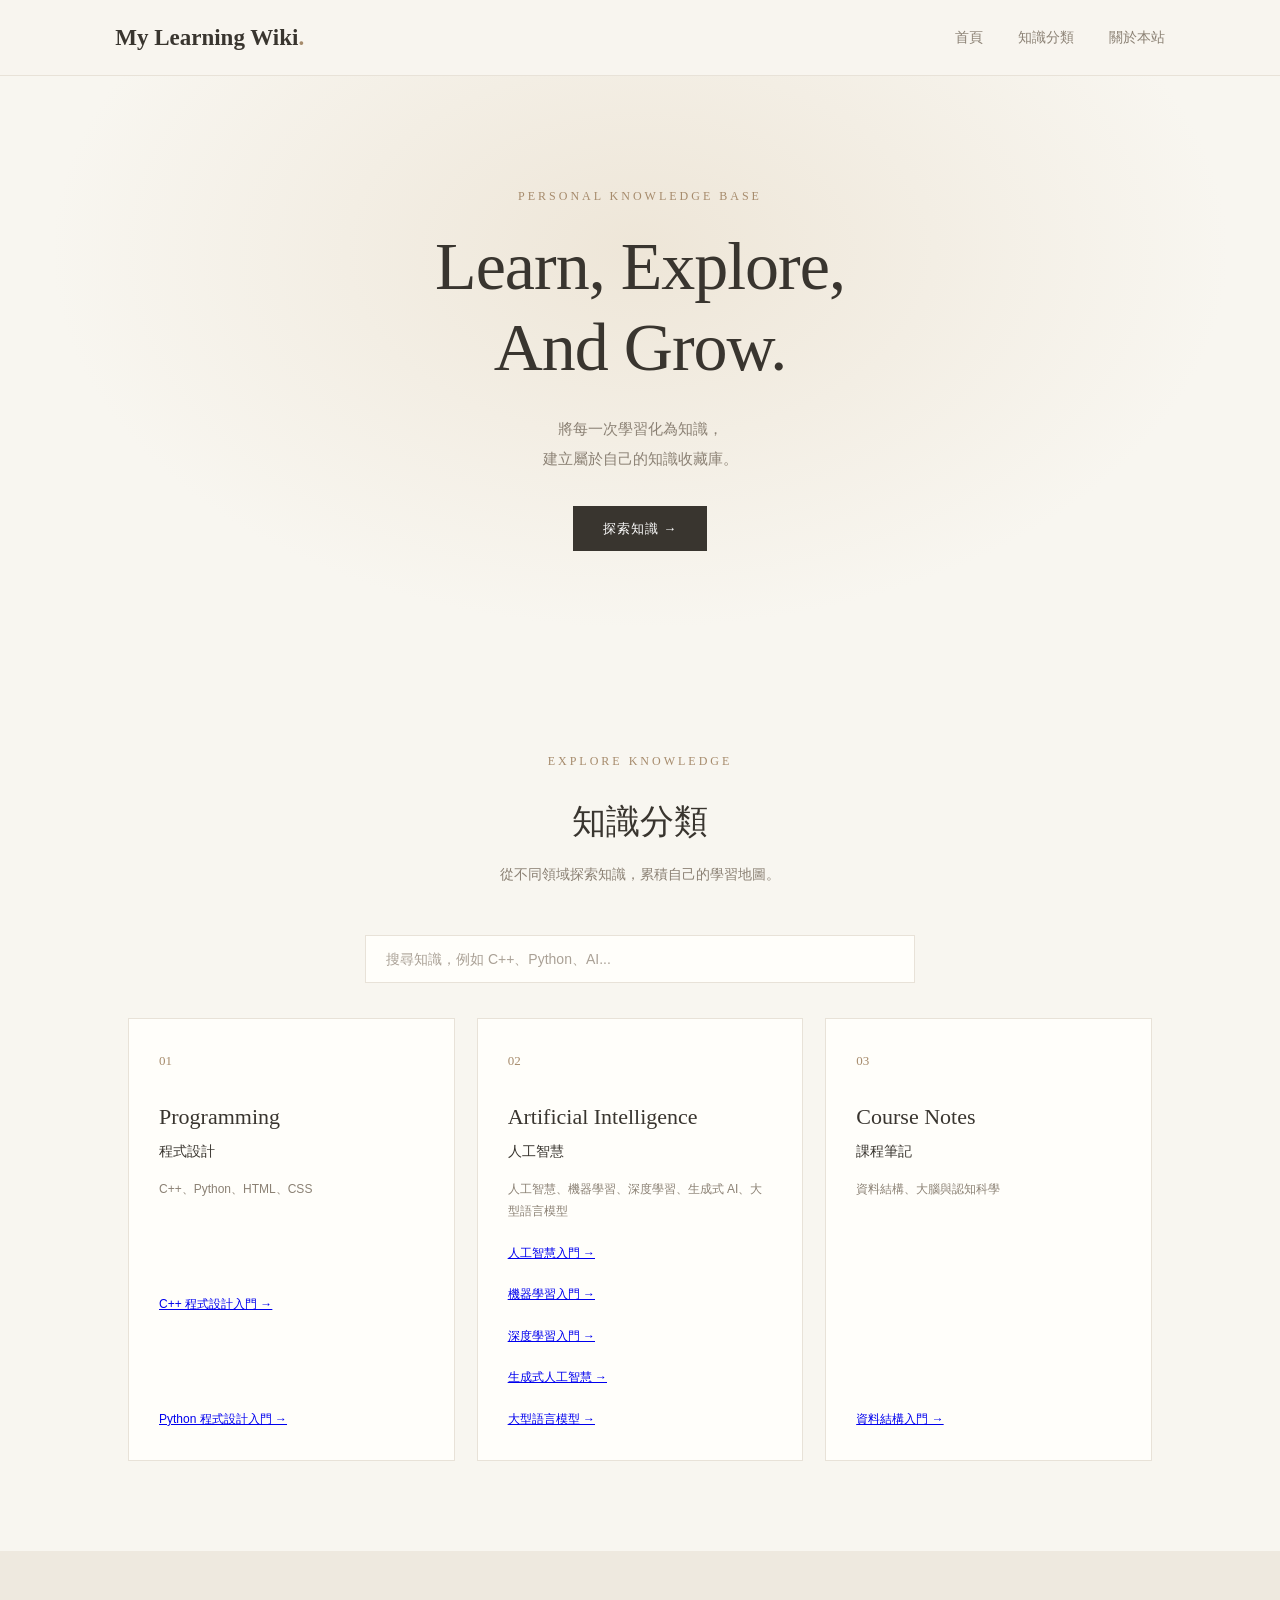
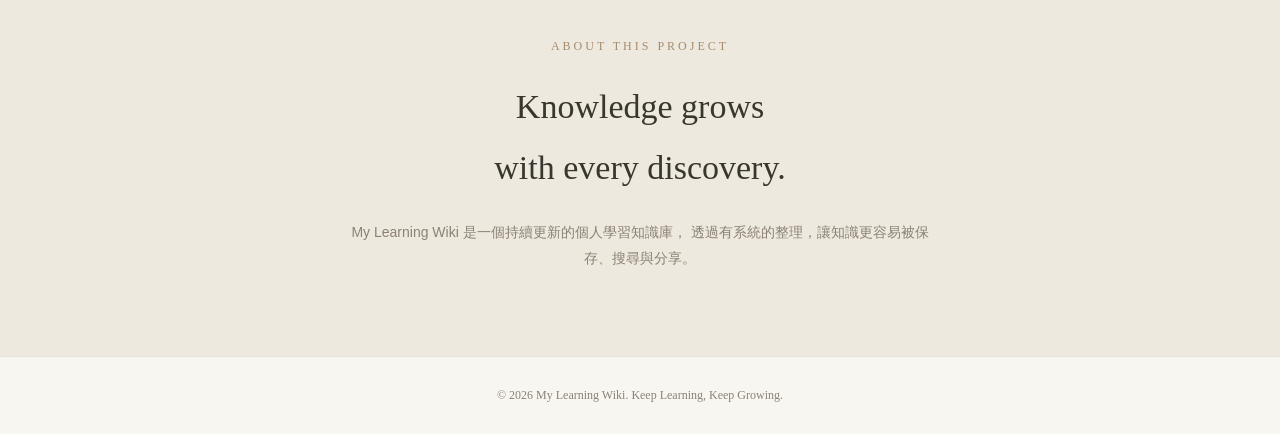
<file: index.html>
<!DOCTYPE html>
<html lang="zh-TW">
<head>
    <meta charset="UTF-8">
    <meta name="viewport" content="width=device-width, initial-scale=1.0">
    <meta name="description" content="My Learning Wiki 個人學習知識庫，整理程式設計、人工智慧與大學課程筆記。">
    <title>My Learning Wiki | 個人學習知識庫</title>
    <link rel="stylesheet" href="css/style.css">
</head>
<body>
    <header class="navbar">
        <a href="index.html" class="logo">My Learning Wiki<span>.</span></a>
        <nav>
            <a href="#home">首頁</a>
            <a href="#categories">知識分類</a>
            <a href="#about">關於本站</a>
        </nav>
    </header>

    <main>
        <section class="hero" id="home">
            <p class="eyebrow">PERSONAL KNOWLEDGE BASE</p>
            <h1>Learn, Explore,<br>And Grow.</h1>
            <p class="hero-description">
                將每一次學習化為知識，<br>
                建立屬於自己的知識收藏庫。
            </p>
            <a href="#categories" class="main-button">探索知識 →</a>
        </section>

        <section class="categories" id="categories">
            <div class="section-heading">
                <p class="eyebrow">EXPLORE KNOWLEDGE</p>
                <h2>知識分類</h2>
                <p>從不同領域探索知識，累積自己的學習地圖。</p>
            </div>

            <div class="search-box">
                <input
                    type="text"
                    id="searchInput"
                    placeholder="搜尋知識，例如 C++、Python、AI..."
                >
                <p id="searchMessage"></p>
            </div>

            <div class="category-grid">

                <!-- Programming -->
                <div class="category-card">
                    <span class="card-number">01</span>
                    <h3>Programming</h3>
                    <p>程式設計</p>
                    <span class="card-description">
                        C++、Python、HTML、CSS
                    </span>

                    <div class="card-arrow">
                        <a href="article.html?file=wiki/programming/cpp.md">
                            C++ 程式設計入門 →
                        </a>
                    </div>

                    <div class="card-arrow">
                        <a href="article.html?file=wiki/programming/python.md">
                            Python 程式設計入門 →
                        </a>
                    </div>
                </div>

                <!-- Artificial Intelligence -->
                <div class="category-card">
                    <span class="card-number">02</span>
                    <h3>Artificial Intelligence</h3>
                    <p>人工智慧</p>
                    <span class="card-description">
                        人工智慧、機器學習、深度學習、生成式 AI、大型語言模型
                    </span>

                    <div class="card-arrow">
                        <a href="article.html?file=wiki/ai/introduction-to-ai.md">
                            人工智慧入門 →
                        </a>
                    </div>

                    <div class="card-arrow">
                        <a href="article.html?file=wiki/ai/machine-learning.md">
                            機器學習入門 →
                        </a>
                    </div>

                    <div class="card-arrow">
                        <a href="article.html?file=wiki/ai/deep-learning.md">
                            深度學習入門 →
                        </a>
                    </div>

                    <div class="card-arrow">
                        <a href="article.html?file=wiki/ai/generative-ai.md">
                            生成式人工智慧 →
                        </a>
                    </div>

                    <div class="card-arrow">
                        <a href="article.html?file=wiki/ai/large-language-models.md">
                            大型語言模型 →
                        </a>
                    </div>
                </div>

                <!-- Course Notes -->
                <div class="category-card">
                    <span class="card-number">03</span>
                    <h3>Course Notes</h3>
                    <p>課程筆記</p>
                    <span class="card-description">
                        資料結構、大腦與認知科學
                    </span>

                    <div class="card-arrow">
                        <a href="article.html?file=wiki/courses/data-structure.md">
                            資料結構入門 →
                        </a>
                    </div>
                </div>

            </div>
        </section>

        <section class="about" id="about">
            <p class="eyebrow">ABOUT THIS PROJECT</p>
            <h2>Knowledge grows<br>with every discovery.</h2>
            <p>
                My Learning Wiki 是一個持續更新的個人學習知識庫，
                透過有系統的整理，讓知識更容易被保存、搜尋與分享。
            </p>
        </section>
    </main>

    <footer>
        <p>© 2026 My Learning Wiki. Keep Learning, Keep Growing.</p>
    </footer>

    <script src="js/main.js"></script>
</body>
</html>
</file>
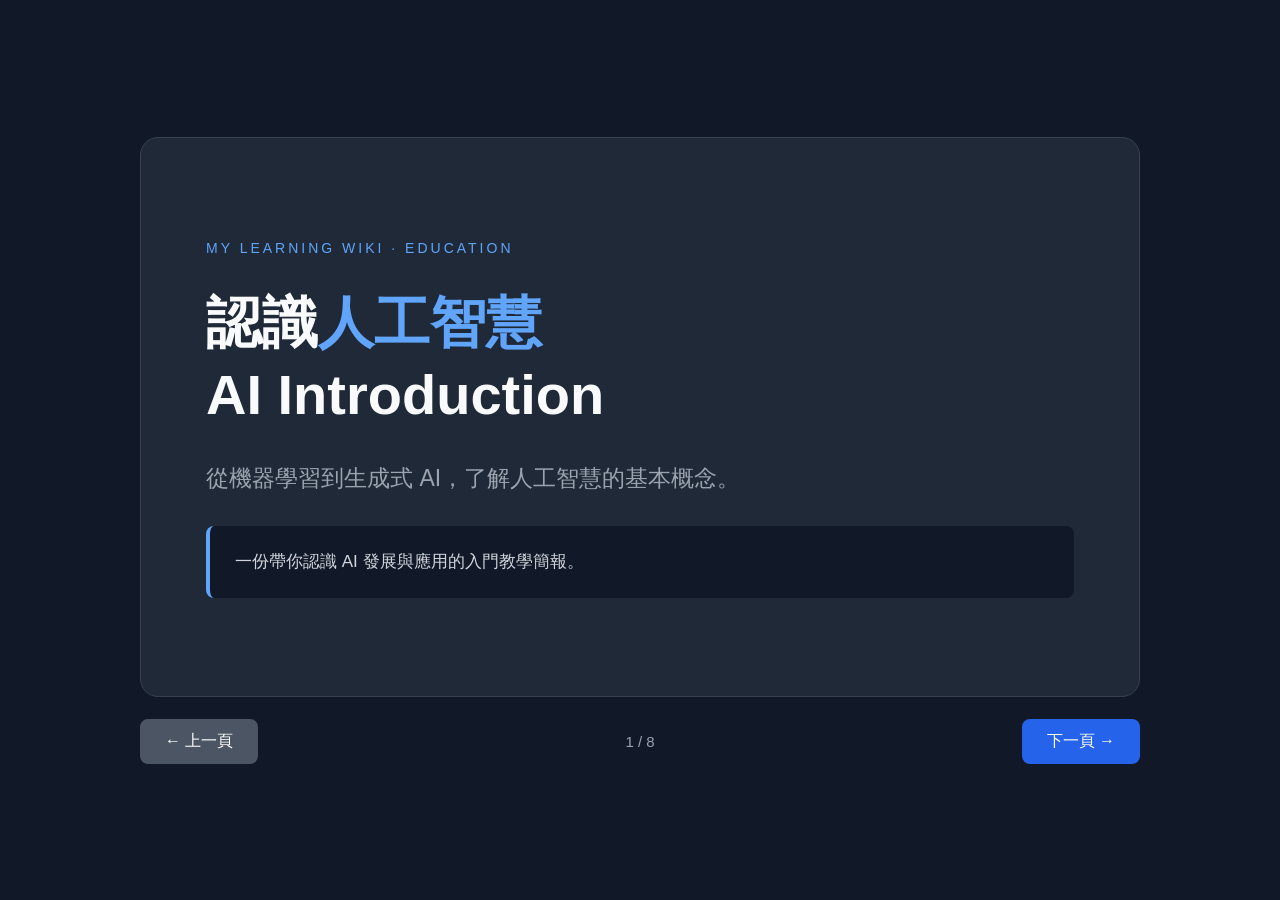
<file: ai-introduction.html>
<!DOCTYPE html>
<html lang="zh-TW">
<head>
    <meta charset="UTF-8">
    <meta name="viewport" content="width=device-width, initial-scale=1.0">
    <title>AI 人工智慧入門｜My Learning Wiki</title>

    <style>
        * {
            box-sizing: border-box;
            margin: 0;
            padding: 0;
        }

        body {
            font-family: Arial, "Noto Sans TC", sans-serif;
            background: #111827;
            color: #f9fafb;
            min-height: 100vh;
            display: flex;
            justify-content: center;
            align-items: center;
            padding: 30px;
        }

        .presentation {
            width: 100%;
            max-width: 1000px;
        }

        .slide {
            display: none;
            min-height: 560px;
            padding: 65px;
            background: #1f2937;
            border: 1px solid #374151;
            border-radius: 18px;
            animation: fadeIn 0.3s ease;
        }

        .slide.active {
            display: flex;
            flex-direction: column;
            justify-content: center;
        }

        @keyframes fadeIn {
            from {
                opacity: 0;
                transform: translateY(10px);
            }
            to {
                opacity: 1;
                transform: translateY(0);
            }
        }

        .eyebrow {
            color: #60a5fa;
            font-size: 14px;
            letter-spacing: 3px;
            margin-bottom: 25px;
        }

        h1 {
            font-size: 56px;
            line-height: 1.3;
            margin-bottom: 25px;
        }

        h2 {
            font-size: 38px;
            margin-bottom: 30px;
            color: #93c5fd;
        }

        h3 {
            font-size: 23px;
            color: #bfdbfe;
            margin: 22px 0 10px;
        }

        p, li {
            font-size: 19px;
            line-height: 1.9;
            color: #d1d5db;
        }

        ul {
            padding-left: 28px;
        }

        li {
            margin-bottom: 12px;
        }

        .highlight {
            color: #60a5fa;
        }

        .subtitle {
            font-size: 23px;
            color: #9ca3af;
        }

        .info-box {
            background: #111827;
            border-left: 4px solid #60a5fa;
            padding: 20px 25px;
            margin-top: 25px;
            border-radius: 8px;
        }

        .info-box p {
            font-size: 17px;
        }

        .wiki-link {
            display: inline-block;
            margin-top: 25px;
            color: #60a5fa;
            text-decoration: none;
            font-size: 16px;
        }

        .wiki-link:hover {
            color: #bfdbfe;
            text-decoration: underline;
        }

        .controls {
            display: flex;
            justify-content: space-between;
            align-items: center;
            margin-top: 22px;
        }

        button {
            background: #2563eb;
            color: white;
            border: none;
            padding: 12px 25px;
            border-radius: 8px;
            cursor: pointer;
            font-size: 16px;
        }

        button:hover {
            background: #1d4ed8;
        }

        button:disabled {
            background: #4b5563;
            cursor: not-allowed;
        }

        #pageNumber {
            color: #9ca3af;
            font-size: 15px;
        }

        .back-link {
            display: inline-block;
            margin-top: 25px;
            color: #93c5fd;
            text-decoration: none;
        }

        @media (max-width: 600px) {
            body {
                padding: 15px;
            }

            .slide {
                padding: 30px 25px;
                min-height: 500px;
            }

            h1 {
                font-size: 38px;
            }

            h2 {
                font-size: 29px;
            }

            p, li {
                font-size: 16px;
            }
        }
    </style>
</head>

<body>

<div class="presentation">

    <!-- 第 1 頁：封面 -->
    <section class="slide active">
        <p class="eyebrow">MY LEARNING WIKI · EDUCATION</p>
        <h1>認識<span class="highlight">人工智慧</span><br>AI Introduction</h1>
        <p class="subtitle">
            從機器學習到生成式 AI，了解人工智慧的基本概念。
        </p>
        <div class="info-box">
            <p>一份帶你認識 AI 發展與應用的入門教學簡報。</p>
        </div>
    </section>

    <!-- 第 2 頁：人工智慧 -->
    <section class="slide">
        <p class="eyebrow">01 · INTRODUCTION</p>
        <h2>什麼是人工智慧？</h2>
        <p>
            人工智慧（Artificial Intelligence，AI）
            是讓電腦或機器執行通常需要人類智慧才能完成的任務。
        </p>

        <h3>人工智慧可以做到什麼？</h3>
        <ul>
            <li>理解和處理人類語言</li>
            <li>辨識圖片、聲音及影像</li>
            <li>分析資料並協助做出決策</li>
            <li>生成文字、圖片及其他內容</li>
        </ul>

        <div class="info-box">
            <p>簡單來說，AI 的目標是讓機器具備執行智慧任務的能力。</p>
        </div>

        <a class="wiki-link"
           href="../article.html?file=wiki/ai/introduction-to-ai.md">
            延伸閱讀：人工智慧入門 →
        </a>
    </section>

    <!-- 第 3 頁：機器學習 -->
    <section class="slide">
        <p class="eyebrow">02 · MACHINE LEARNING</p>
        <h2>機器學習</h2>
        <p>
            機器學習（Machine Learning，ML）
            是人工智慧的一個重要領域，讓電腦透過資料學習規律，
            並根據學習結果進行預測或分類。
        </p>

        <h3>常見的學習方式</h3>
        <ul>
            <li><strong>監督式學習：</strong>利用有標籤的資料訓練模型。</li>
            <li><strong>非監督式學習：</strong>從沒有標籤的資料中尋找規律。</li>
            <li><strong>強化學習：</strong>透過獎勵與懲罰改善決策。</li>
        </ul>

        <div class="info-box">
            <p>例如：讓電腦分析大量垃圾郵件，學習辨識垃圾郵件的特徵。</p>
        </div>

        <a class="wiki-link"
           href="../article.html?file=wiki/ai/machine-learning.md">
            延伸閱讀：機器學習入門 →
        </a>
    </section>

    <!-- 第 4 頁：深度學習 -->
    <section class="slide">
        <p class="eyebrow">03 · DEEP LEARNING</p>
        <h2>深度學習</h2>
        <p>
            深度學習（Deep Learning，DL）
            是機器學習的一種方法，主要使用多層神經網路，
            從大量資料中學習複雜的特徵。
        </p>

        <h3>主要特色</h3>
        <ul>
            <li>受到人類大腦神經網路的啟發。</li>
            <li>透過多層神經網路處理資料。</li>
            <li>常用於圖片辨識、語音辨識及自然語言處理。</li>
        </ul>

        <div class="info-box">
            <p>深度學習是機器學習的一部分，也是許多現代 AI 技術的重要基礎。</p>
        </div>

        <a class="wiki-link"
           href="../article.html?file=wiki/ai/deep-learning.md">
            延伸閱讀：深度學習入門 →
        </a>
    </section>

    <!-- 第 5 頁：生成式 AI -->
    <section class="slide">
        <p class="eyebrow">04 · GENERATIVE AI</p>
        <h2>生成式人工智慧</h2>
        <p>
            生成式 AI（Generative AI）是一種能夠根據輸入指令，
            產生新內容的人工智慧技術。
        </p>

        <h3>可以生成哪些內容？</h3>
        <ul>
            <li>文字：文章、摘要、對話</li>
            <li>圖片：插畫、設計圖及影像</li>
            <li>音訊：語音及音樂</li>
            <li>程式碼：協助撰寫及解釋程式</li>
        </ul>

        <div class="info-box">
            <p>例如 ChatGPT 可以根據使用者的問題，生成文字回答與內容。</p>
        </div>

        <a class="wiki-link"
           href="../article.html?file=wiki/ai/generative-ai.md">
            延伸閱讀：生成式人工智慧 →
        </a>
    </section>

    <!-- 第 6 頁：大型語言模型 -->
    <section class="slide">
        <p class="eyebrow">05 · LARGE LANGUAGE MODELS</p>
        <h2>大型語言模型</h2>
        <p>
            大型語言模型（Large Language Model，LLM）
            是使用大量文字資料訓練的模型，
            能夠理解及生成自然語言。
        </p>

        <h3>主要應用</h3>
        <ul>
            <li>回答問題與日常對話</li>
            <li>整理資料及撰寫摘要</li>
            <li>翻譯與語言學習</li>
            <li>協助程式設計及除錯</li>
        </ul>

        <div class="info-box">
            <p>大型語言模型是許多生成式 AI 對話工具的重要技術基礎。</p>
        </div>

        <a class="wiki-link"
           href="../article.html?file=wiki/ai/large-language-models.md">
            延伸閱讀：大型語言模型 →
        </a>
    </section>

    <!-- 第 7 頁：總結 -->
    <section class="slide">
        <p class="eyebrow">06 · SUMMARY</p>
        <h2>重點整理</h2>

        <ul>
            <li><strong>人工智慧：</strong>讓機器執行智慧任務。</li>
            <li><strong>機器學習：</strong>讓機器從資料中學習。</li>
            <li><strong>深度學習：</strong>利用多層神經網路學習。</li>
            <li><strong>生成式 AI：</strong>根據指令產生新內容。</li>
            <li><strong>大型語言模型：</strong>理解與生成自然語言。</li>
        </ul>

        <div class="info-box">
            <p>AI 不只是單一技術，而是由不同方法與技術組成的領域。</p>
        </div>
    </section>

    <!-- 第 8 頁：結尾 -->
    <section class="slide">
        <p class="eyebrow">THANK YOU</p>
        <h1>Keep Learning,<br><span class="highlight">Keep Exploring.</span></h1>
        <p class="subtitle">每一次探索，都是理解新知識的開始。</p>
        <a class="back-link" href="../index.html">
            ← 返回 My Learning Wiki
        </a>
    </section>

    <!-- 頁面切換 -->
    <div class="controls">
        <button id="prevBtn" onclick="changeSlide(-1)">← 上一頁</button>
        <span id="pageNumber">1 / 8</span>
        <button id="nextBtn" onclick="changeSlide(1)">下一頁 →</button>
    </div>

</div>

<script>
    const slides = document.querySelectorAll(".slide");
    const pageNumber = document.getElementById("pageNumber");
    const prevBtn = document.getElementById("prevBtn");
    const nextBtn = document.getElementById("nextBtn");

    let currentSlide = 0;

    function showSlide(index) {
        slides.forEach(slide => {
            slide.classList.remove("active");
        });

        slides[index].classList.add("active");

        pageNumber.textContent =
            (index + 1) + " / " + slides.length;

        prevBtn.disabled = index === 0;
        nextBtn.disabled = index === slides.length - 1;
    }

    function changeSlide(direction) {
        currentSlide += direction;

        if (currentSlide < 0) {
            currentSlide = 0;
        }

        if (currentSlide >= slides.length) {
            currentSlide = slides.length - 1;
        }

        showSlide(currentSlide);
    }

    document.addEventListener("keydown", function(event) {
        if (event.key === "ArrowRight") {
            changeSlide(1);
        } else if (event.key === "ArrowLeft") {
            changeSlide(-1);
        }
    });

    showSlide(currentSlide);
</script>

</body>
</html>
</file>
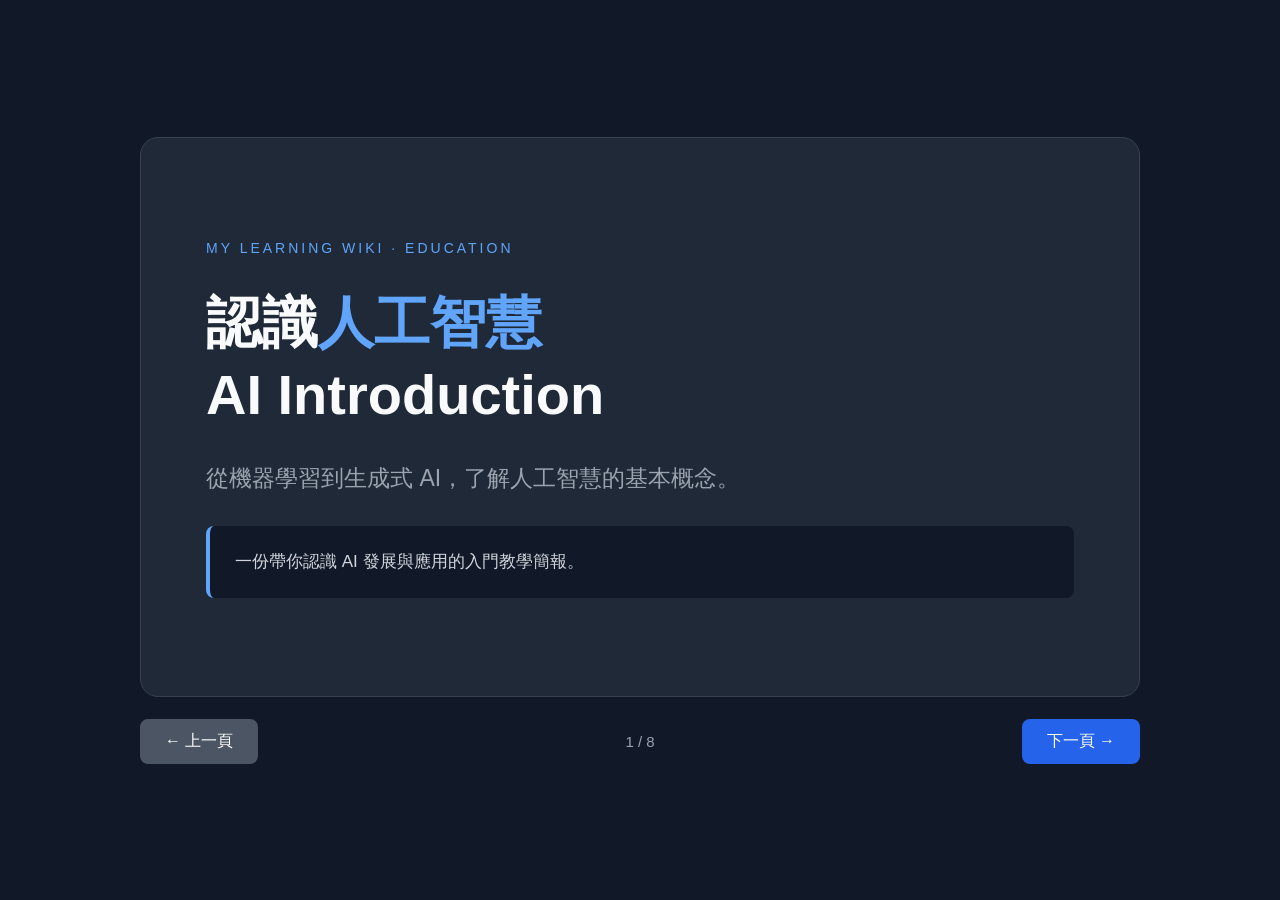
<file: slides/ai-introduction.html>
<!DOCTYPE html>
<html lang="zh-TW">
<head>
    <meta charset="UTF-8">
    <meta name="viewport" content="width=device-width, initial-scale=1.0">
    <title>AI 人工智慧入門｜My Learning Wiki</title>

    <style>
        * {
            box-sizing: border-box;
            margin: 0;
            padding: 0;
        }

        body {
            font-family: Arial, "Noto Sans TC", sans-serif;
            background: #111827;
            color: #f9fafb;
            min-height: 100vh;
            display: flex;
            justify-content: center;
            align-items: center;
            padding: 30px;
        }

        .presentation {
            width: 100%;
            max-width: 1000px;
        }

        .slide {
            display: none;
            min-height: 560px;
            padding: 65px;
            background: #1f2937;
            border: 1px solid #374151;
            border-radius: 18px;
            animation: fadeIn 0.3s ease;
        }

        .slide.active {
            display: flex;
            flex-direction: column;
            justify-content: center;
        }

        @keyframes fadeIn {
            from {
                opacity: 0;
                transform: translateY(10px);
            }
            to {
                opacity: 1;
                transform: translateY(0);
            }
        }

        .eyebrow {
            color: #60a5fa;
            font-size: 14px;
            letter-spacing: 3px;
            margin-bottom: 25px;
        }

        h1 {
            font-size: 56px;
            line-height: 1.3;
            margin-bottom: 25px;
        }

        h2 {
            font-size: 38px;
            margin-bottom: 30px;
            color: #93c5fd;
        }

        h3 {
            font-size: 23px;
            color: #bfdbfe;
            margin: 22px 0 10px;
        }

        p, li {
            font-size: 19px;
            line-height: 1.9;
            color: #d1d5db;
        }

        ul {
            padding-left: 28px;
        }

        li {
            margin-bottom: 12px;
        }

        .highlight {
            color: #60a5fa;
        }

        .subtitle {
            font-size: 23px;
            color: #9ca3af;
        }

        .info-box {
            background: #111827;
            border-left: 4px solid #60a5fa;
            padding: 20px 25px;
            margin-top: 25px;
            border-radius: 8px;
        }

        .info-box p {
            font-size: 17px;
        }

        .wiki-link {
            display: inline-block;
            margin-top: 25px;
            color: #60a5fa;
            text-decoration: none;
            font-size: 16px;
        }

        .wiki-link:hover {
            color: #bfdbfe;
            text-decoration: underline;
        }

        .controls {
            display: flex;
            justify-content: space-between;
            align-items: center;
            margin-top: 22px;
        }

        button {
            background: #2563eb;
            color: white;
            border: none;
            padding: 12px 25px;
            border-radius: 8px;
            cursor: pointer;
            font-size: 16px;
        }

        button:hover {
            background: #1d4ed8;
        }

        button:disabled {
            background: #4b5563;
            cursor: not-allowed;
        }

        #pageNumber {
            color: #9ca3af;
            font-size: 15px;
        }

        .back-link {
            display: inline-block;
            margin-top: 25px;
            color: #93c5fd;
            text-decoration: none;
        }

        @media (max-width: 600px) {
            body {
                padding: 15px;
            }

            .slide {
                padding: 30px 25px;
                min-height: 500px;
            }

            h1 {
                font-size: 38px;
            }

            h2 {
                font-size: 29px;
            }

            p, li {
                font-size: 16px;
            }
        }
    </style>
</head>

<body>

<div class="presentation">

    <!-- 第 1 頁：封面 -->
    <section class="slide active">
        <p class="eyebrow">MY LEARNING WIKI · EDUCATION</p>
        <h1>認識<span class="highlight">人工智慧</span><br>AI Introduction</h1>
        <p class="subtitle">
            從機器學習到生成式 AI，了解人工智慧的基本概念。
        </p>
        <div class="info-box">
            <p>一份帶你認識 AI 發展與應用的入門教學簡報。</p>
        </div>
    </section>

    <!-- 第 2 頁：人工智慧 -->
    <section class="slide">
        <p class="eyebrow">01 · INTRODUCTION</p>
        <h2>什麼是人工智慧？</h2>
        <p>
            人工智慧（Artificial Intelligence，AI）
            是讓電腦或機器執行通常需要人類智慧才能完成的任務。
        </p>

        <h3>人工智慧可以做到什麼？</h3>
        <ul>
            <li>理解和處理人類語言</li>
            <li>辨識圖片、聲音及影像</li>
            <li>分析資料並協助做出決策</li>
            <li>生成文字、圖片及其他內容</li>
        </ul>

        <div class="info-box">
            <p>簡單來說，AI 的目標是讓機器具備執行智慧任務的能力。</p>
        </div>

        <a class="wiki-link"
           href="../article.html?file=wiki/ai/introduction-to-ai.md">
            延伸閱讀：人工智慧入門 →
        </a>
    </section>

    <!-- 第 3 頁：機器學習 -->
    <section class="slide">
        <p class="eyebrow">02 · MACHINE LEARNING</p>
        <h2>機器學習</h2>
        <p>
            機器學習（Machine Learning，ML）
            是人工智慧的一個重要領域，讓電腦透過資料學習規律，
            並根據學習結果進行預測或分類。
        </p>

        <h3>常見的學習方式</h3>
        <ul>
            <li><strong>監督式學習：</strong>利用有標籤的資料訓練模型。</li>
            <li><strong>非監督式學習：</strong>從沒有標籤的資料中尋找規律。</li>
            <li><strong>強化學習：</strong>透過獎勵與懲罰改善決策。</li>
        </ul>

        <div class="info-box">
            <p>例如：讓電腦分析大量垃圾郵件，學習辨識垃圾郵件的特徵。</p>
        </div>

        <a class="wiki-link"
           href="../article.html?file=wiki/ai/machine-learning.md">
            延伸閱讀：機器學習入門 →
        </a>
    </section>

    <!-- 第 4 頁：深度學習 -->
    <section class="slide">
        <p class="eyebrow">03 · DEEP LEARNING</p>
        <h2>深度學習</h2>
        <p>
            深度學習（Deep Learning，DL）
            是機器學習的一種方法，主要使用多層神經網路，
            從大量資料中學習複雜的特徵。
        </p>

        <h3>主要特色</h3>
        <ul>
            <li>受到人類大腦神經網路的啟發。</li>
            <li>透過多層神經網路處理資料。</li>
            <li>常用於圖片辨識、語音辨識及自然語言處理。</li>
        </ul>

        <div class="info-box">
            <p>深度學習是機器學習的一部分，也是許多現代 AI 技術的重要基礎。</p>
        </div>

        <a class="wiki-link"
           href="../article.html?file=wiki/ai/deep-learning.md">
            延伸閱讀：深度學習入門 →
        </a>
    </section>

    <!-- 第 5 頁：生成式 AI -->
    <section class="slide">
        <p class="eyebrow">04 · GENERATIVE AI</p>
        <h2>生成式人工智慧</h2>
        <p>
            生成式 AI（Generative AI）是一種能夠根據輸入指令，
            產生新內容的人工智慧技術。
        </p>

        <h3>可以生成哪些內容？</h3>
        <ul>
            <li>文字：文章、摘要、對話</li>
            <li>圖片：插畫、設計圖及影像</li>
            <li>音訊：語音及音樂</li>
            <li>程式碼：協助撰寫及解釋程式</li>
        </ul>

        <div class="info-box">
            <p>例如 ChatGPT 可以根據使用者的問題，生成文字回答與內容。</p>
        </div>

        <a class="wiki-link"
           href="../article.html?file=wiki/ai/generative-ai.md">
            延伸閱讀：生成式人工智慧 →
        </a>
    </section>

    <!-- 第 6 頁：大型語言模型 -->
    <section class="slide">
        <p class="eyebrow">05 · LARGE LANGUAGE MODELS</p>
        <h2>大型語言模型</h2>
        <p>
            大型語言模型（Large Language Model，LLM）
            是使用大量文字資料訓練的模型，
            能夠理解及生成自然語言。
        </p>

        <h3>主要應用</h3>
        <ul>
            <li>回答問題與日常對話</li>
            <li>整理資料及撰寫摘要</li>
            <li>翻譯與語言學習</li>
            <li>協助程式設計及除錯</li>
        </ul>

        <div class="info-box">
            <p>大型語言模型是許多生成式 AI 對話工具的重要技術基礎。</p>
        </div>

        <a class="wiki-link"
           href="../article.html?file=wiki/ai/large-language-models.md">
            延伸閱讀：大型語言模型 →
        </a>
    </section>

    <!-- 第 7 頁：總結 -->
    <section class="slide">
        <p class="eyebrow">06 · SUMMARY</p>
        <h2>重點整理</h2>

        <ul>
            <li><strong>人工智慧：</strong>讓機器執行智慧任務。</li>
            <li><strong>機器學習：</strong>讓機器從資料中學習。</li>
            <li><strong>深度學習：</strong>利用多層神經網路學習。</li>
            <li><strong>生成式 AI：</strong>根據指令產生新內容。</li>
            <li><strong>大型語言模型：</strong>理解與生成自然語言。</li>
        </ul>

        <div class="info-box">
            <p>AI 不只是單一技術，而是由不同方法與技術組成的領域。</p>
        </div>
    </section>

    <!-- 第 8 頁：結尾 -->
    <section class="slide">
        <p class="eyebrow">THANK YOU</p>
        <h1>Keep Learning,<br><span class="highlight">Keep Exploring.</span></h1>
        <p class="subtitle">每一次探索，都是理解新知識的開始。</p>
        <a class="back-link" href="../index.html">
            ← 返回 My Learning Wiki
        </a>
    </section>

    <!-- 頁面切換 -->
    <div class="controls">
        <button id="prevBtn" onclick="changeSlide(-1)">← 上一頁</button>
        <span id="pageNumber">1 / 8</span>
        <button id="nextBtn" onclick="changeSlide(1)">下一頁 →</button>
    </div>

</div>

<script>
    const slides = document.querySelectorAll(".slide");
    const pageNumber = document.getElementById("pageNumber");
    const prevBtn = document.getElementById("prevBtn");
    const nextBtn = document.getElementById("nextBtn");

    let currentSlide = 0;

    function showSlide(index) {
        slides.forEach(slide => {
            slide.classList.remove("active");
        });

        slides[index].classList.add("active");

        pageNumber.textContent =
            (index + 1) + " / " + slides.length;

        prevBtn.disabled = index === 0;
        nextBtn.disabled = index === slides.length - 1;
    }

    function changeSlide(direction) {
        currentSlide += direction;

        if (currentSlide < 0) {
            currentSlide = 0;
        }

        if (currentSlide >= slides.length) {
            currentSlide = slides.length - 1;
        }

        showSlide(currentSlide);
    }

    document.addEventListener("keydown", function(event) {
        if (event.key === "ArrowRight") {
            changeSlide(1);
        } else if (event.key === "ArrowLeft") {
            changeSlide(-1);
        }
    });

    showSlide(currentSlide);
</script>

</body>
</html>
</file>
<file: css/style.css>
/* =================================
   My Learning Wiki - Style
   ================================= */

/* 基本設定 */
:root {
    --bg-color: #f8f6f0;
    --card-color: #fffefa;
    --text-color: #39352f;
    --sub-color: #8b8174;
    --accent-color: #a68b6c;
    --border-color: #e8e2d8;
}
* {
    margin: 0;
    padding: 0;
    box-sizing: border-box;
}
html {
    scroll-behavior: smooth;
}
body {
    font-family: "Noto Sans TC", "Microsoft JhengHei", sans-serif;
    background-color: var(--bg-color);
    color: var(--text-color);
    line-height: 1.8;
}
/* 導覽列 */
.navbar {
    height: 76px;
    padding: 0 9%;
    display: flex;
    justify-content: space-between;
    align-items: center;
    border-bottom: 1px solid var(--border-color);
    background-color: rgba(248, 246, 240, 0.95);
}
.logo {
    font-family: Georgia, serif;
    font-size: 23px;
    font-weight: bold;
    color: var(--text-color);
    text-decoration: none;
}
.logo span {
    color: var(--accent-color);
}
.navbar nav {
    display: flex;
    gap: 35px;
}
.navbar nav a {
    color: var(--sub-color);
    text-decoration: none;
    font-size: 14px;
    transition: color 0.3s;
}
.navbar nav a:hover {
    color: var(--accent-color);
}
/* 首頁主視覺 */
.hero {
    min-height: 510px;
    padding: 110px 10%;
    display: flex;
    flex-direction: column;
    align-items: center;
    justify-content: center;
    text-align: center;
    background:
        radial-gradient(ellipse at 50% 30%, #eee6d8 0%, transparent 65%);
}
.eyebrow {
    color: var(--accent-color);
    font-family: Georgia, serif;
    font-size: 12px;
    letter-spacing: 3px;
    margin-bottom: 18px;
}
.hero h1 {
    font-family: Georgia, "Times New Roman", serif;
    font-size: clamp(42px, 6vw, 68px);
    line-height: 1.2;
    font-weight: normal;
    letter-spacing: -1px;
}
.hero-description {
    margin-top: 25px;
    color: var(--sub-color);
    font-size: 15px;
    line-height: 2;
}
.main-button {
    margin-top: 32px;
    padding: 11px 30px;
    background-color: var(--text-color);
    color: white;
    text-decoration: none;
    font-size: 13px;
    letter-spacing: 1px;
    transition: all 0.3s;
}
.main-button:hover {
    background-color: var(--accent-color);
    transform: translateY(-3px);
}
/* 知識分類 */
.categories {
    padding: 90px 10%;
}
.section-heading {
    text-align: center;
    margin-bottom: 48px;
}
.section-heading h2,
.about h2 {
    font-family: Georgia, "Microsoft JhengHei", serif;
    font-size: 34px;
    font-weight: normal;
}
.section-heading > p:last-child {
    color: var(--sub-color);
    font-size: 14px;
    margin-top: 10px;
}
.category-grid {
    display: grid;
    grid-template-columns: repeat(3, 1fr);
    gap: 22px;
}
.category-card {
    min-height: 270px;
    padding: 30px;
    display: flex;
    flex-direction: column;
    align-items: flex-start;
    background-color: var(--card-color);
    border: 1px solid var(--border-color);
    text-decoration: none;
    color: var(--text-color);
    transition: all 0.3s;
}
.category-card:hover {
    transform: translateY(-6px);
    border-color: var(--accent-color);
    box-shadow: 0 12px 30px rgba(70, 55, 35, 0.07);
}
.card-number {
    color: var(--accent-color);
    font-family: Georgia, serif;
    font-size: 13px;
    margin-bottom: 24px;
}
.category-card h3 {
    font-family: Georgia, serif;
    font-size: 22px;
    font-weight: normal;
}
.category-card > p {
    font-size: 14px;
    margin-top: 3px;
}
.card-description {
    color: var(--sub-color);
    font-size: 12px;
    margin-top: 15px;
}
.card-arrow {
    color: var(--accent-color);
    font-size: 12px;
    margin-top: auto;
    padding-top: 20px;
}
/* 關於本站 */
.about {
    padding: 85px 15%;
    text-align: center;
    background-color: #eee9df;
}
.about > p:last-child {
    max-width: 580px;
    margin: 22px auto 0;
    color: var(--sub-color);
    font-size: 14px;
}
/* 頁尾 */
footer {
    padding: 28px 15px;
    text-align: center;
    border-top: 1px solid var(--border-color);
}
footer p {
    color: var(--sub-color);
    font-family: Georgia, serif;
    font-size: 12px;
}
/* 手機版響應式設計 */
@media (max-width: 768px) {
    .navbar {
        height: auto;
        padding: 20px 6%;
        flex-direction: column;
        gap: 12px;
    }
    .navbar nav {
        gap: 20px;
    }
    .hero {
        min-height: 420px;
        padding: 80px 6%;
    }
    .categories {
        padding: 65px 6%;
    }
    .category-grid {
        grid-template-columns: 1fr;
    }
    .category-card {
        min-height: 230px;
    }
    .about {
        padding: 65px 8%;
    }
}
/* 搜尋欄位 */
.search-box {
    max-width: 550px;
    margin: 0 auto 35px;
    text-align: center;
}
.search-box input {
    width: 100%;
    padding: 15px 20px;
    border: 1px solid var(--border-color);
    background-color: var(--card-color);
    color: var(--text-color);
    font-size: 14px;
    outline: none;
    transition: border-color 0.3s;
}
.search-box input:focus {
    border-color: var(--accent-color);
}
.search-box input::placeholder {
    color: #aaa196;
}
#searchMessage {
    margin-top: 10px;
    color: var(--accent-color);
    font-size: 13px;
}
/* =================================
   Article Reading Page
   ================================= */
.article-container {
    max-width: 900px;
    margin: 0 auto;
    padding: 65px 30px 100px;
}
/* 返回連結 */
.back-link {
    display: inline-block;
    margin-bottom: 35px;
    color: var(--accent-color);
    text-decoration: none;
    font-size: 14px;
}
.back-link:hover {
    color: var(--text-color);
}
/* 文章內容 */
#articleContent {
    background-color: var(--card-color);
    border: 1px solid var(--border-color);
    padding: 55px 65px;
}
/* 文章標題 */
#articleContent h1 {
    font-family: Georgia, "Microsoft JhengHei", serif;
    font-size: 36px;
    font-weight: normal;
    line-height: 1.5;
    margin-bottom: 35px;
    padding-bottom: 22px;
    border-bottom: 1px solid var(--border-color);
}
#articleContent h2 {
    font-size: 23px;
    font-weight: 500;
    margin-top: 40px;
    margin-bottom: 18px;
    color: var(--text-color);
}
#articleContent h3 {
    font-size: 18px;
    margin-top: 28px;
    margin-bottom: 12px;
}
/* 段落與列表 */
#articleContent p,
#articleContent li {
    color: #655e54;
    font-size: 15px;
    line-height: 2;
}
#articleContent p {
    margin-bottom: 18px;
}
#articleContent ul,
#articleContent ol {
    padding-left: 25px;
    margin-bottom: 22px;
}
/* 表格 */
#articleContent table {
    width: 100%;
    border-collapse: collapse;
    margin: 25px 0;
    font-size: 14px;
}
#articleContent th,
#articleContent td {
    padding: 13px;
    border: 1px solid var(--border-color);
    text-align: left;
}
#articleContent th {
    background-color: #eee9df;
    color: var(--text-color);
}
/* 程式碼 */
#articleContent pre {
    background-color: #f1eee7;
    padding: 20px;
    overflow-x: auto;
    margin: 20px 0;
    border-radius: 4px;
}
#articleContent code {
    font-family: Consolas, monospace;
    font-size: 13px;
}
#articleContent p code,
#articleContent li code {
    background-color: #f1eee7;
    padding: 3px 6px;
    border-radius: 3px;
}
/* 文章連結 */
#articleContent a {
    color: var(--accent-color);
}
/* 載入提示 */
.loading-message {
    color: var(--sub-color);
    text-align: center;
}
/* 手機版文章排版 */
@media (max-width: 768px) {
    .article-container {
        padding: 40px 15px 70px;
    }
    #articleContent {
        padding: 30px 22px;
    }
    #articleContent h1 {
        font-size: 28px;
    }
    #articleContent h2 {
        font-size: 20px;
    }
    #articleContent table {
        font-size: 12px;
    }
}
</file>
